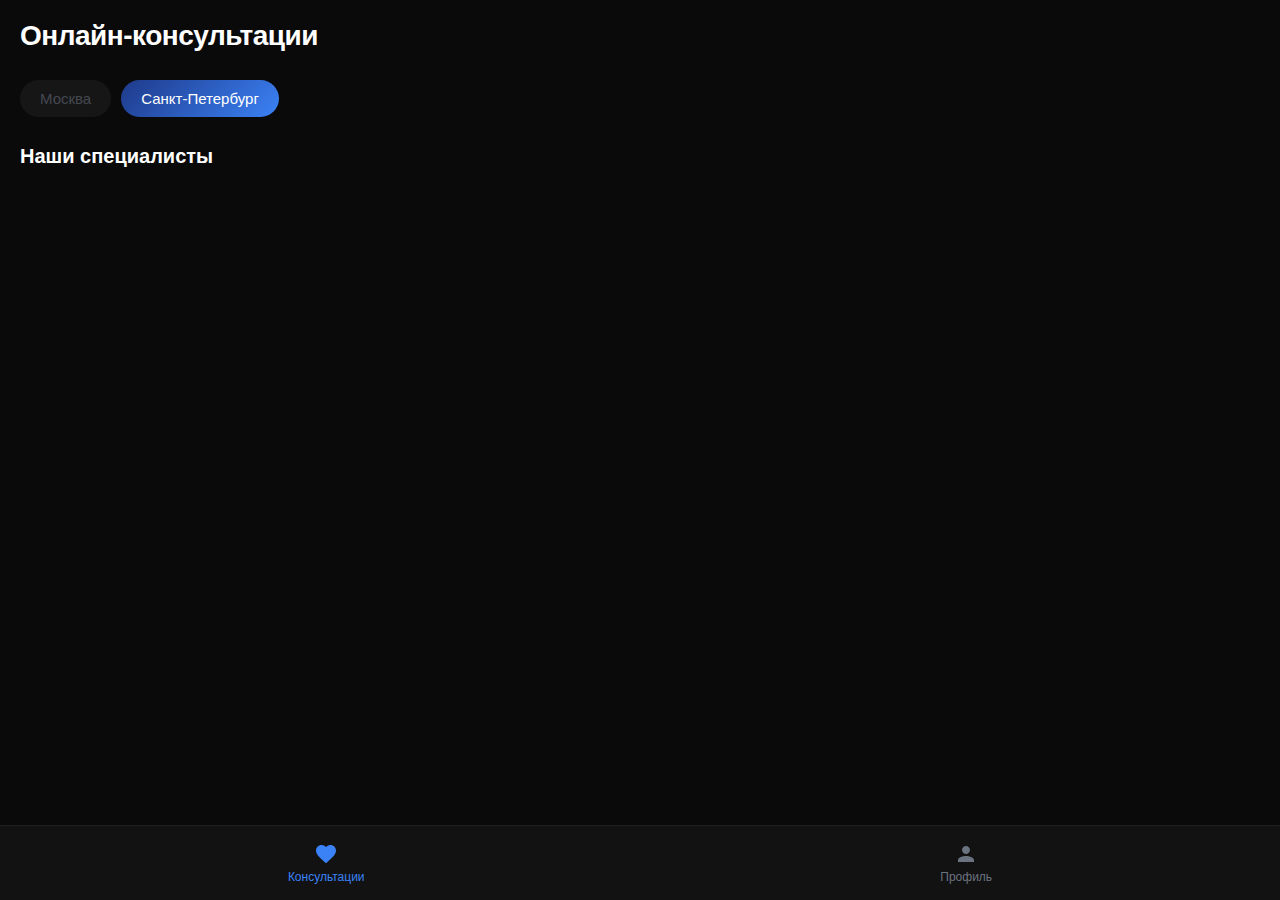
<file: frontend/index.html>
<!DOCTYPE html>
<html lang="ru">
<head>
    <meta charset="UTF-8">
    <meta name="viewport" content="width=device-width, initial-scale=1.0, user-scalable=no">
    <title>Онлайн-консультации</title>
    <link rel="stylesheet" href="css/style.css">
    <script src="https://telegram.org/js/telegram-web-app.js"></script>
</head>
<body>
    <div class="app-container">
        <!-- Header -->
        <header class="header">
            <h1 class="title">Онлайн-консультации</h1>
        </header>

        <!-- Filters -->
        <div class="filters">
            <button class="chip chip-inactive" disabled>Москва</button>
            <button class="chip chip-active">Санкт-Петербург</button>
        </div>

        <!-- Doctors Section -->
        <section class="doctors-section">
            <h2 class="section-title">Наши специалисты</h2>

            <div class="doctors-list" id="doctorsList">
                <!-- Doctor card will be inserted here by JS -->
            </div>
        </section>
    </div>

    <!-- Tab Bar -->
    <nav class="tab-bar">
        <button class="tab-item tab-active">
            <svg class="tab-icon" width="24" height="24" viewBox="0 0 24 24" fill="currentColor">
                <path d="M12 21.35l-1.45-1.32C5.4 15.36 2 12.28 2 8.5 2 5.42 4.42 3 7.5 3c1.74 0 3.41.81 4.5 2.09C13.09 3.81 14.76 3 16.5 3 19.58 3 22 5.42 22 8.5c0 3.78-3.4 6.86-8.55 11.54L12 21.35z"/>
            </svg>
            <span class="tab-label">Консультации</span>
        </button>
        <button class="tab-item" onclick="window.location.href='profile.html'">
            <svg class="tab-icon" width="24" height="24" viewBox="0 0 24 24" fill="currentColor">
                <path d="M12 12c2.21 0 4-1.79 4-4s-1.79-4-4-4-4 1.79-4 4 1.79 4 4 4zm0 2c-2.67 0-8 1.34-8 4v2h16v-2c0-2.66-5.33-4-8-4z"/>
            </svg>
            <span class="tab-label">Профиль</span>
        </button>
    </nav>

    <script src="js/data.js"></script>
    <script src="js/app.js"></script>
</body>
</html>
</file>
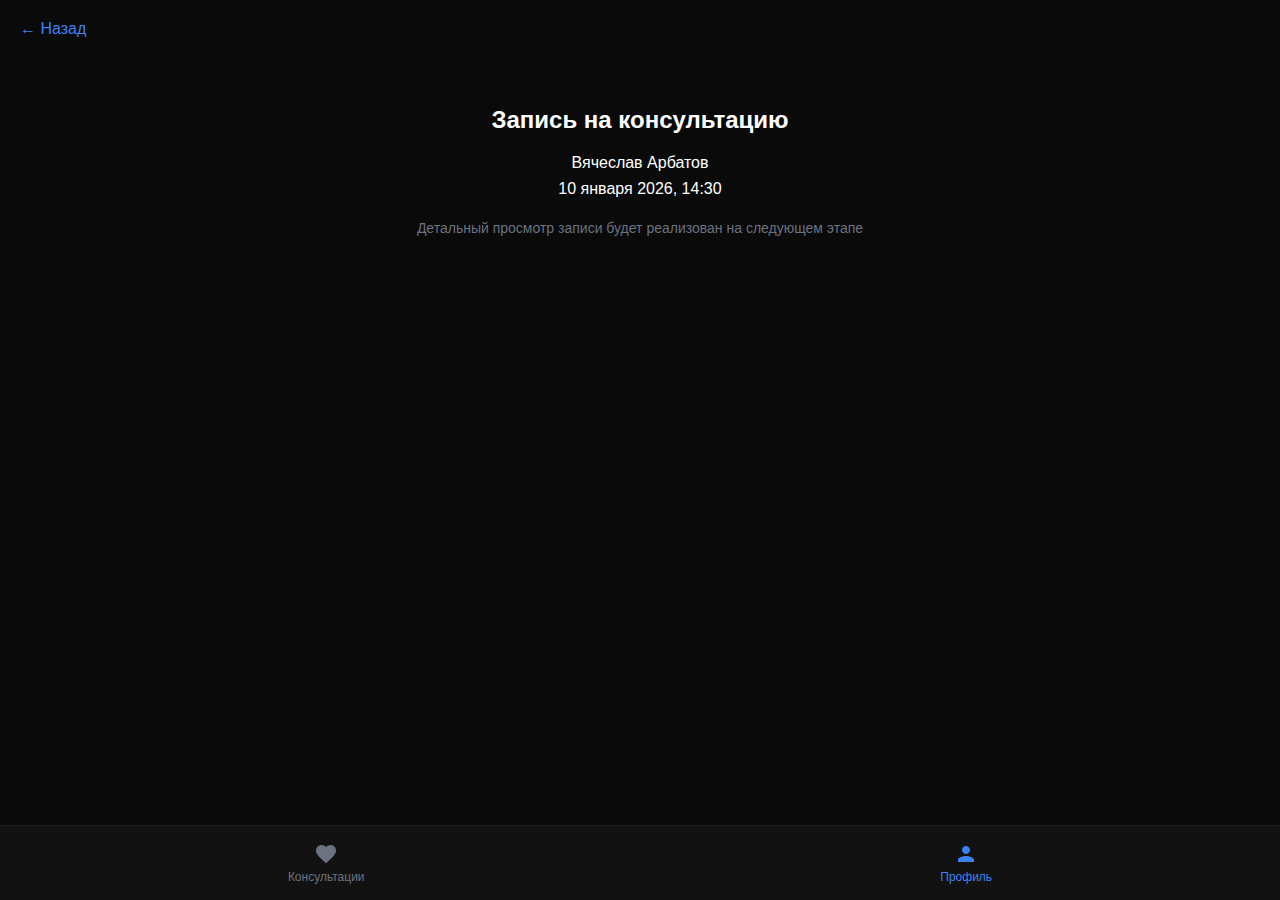
<file: frontend/appointment.html>
<!DOCTYPE html>
<html lang="ru">
<head>
    <meta charset="UTF-8">
    <meta name="viewport" content="width=device-width, initial-scale=1.0, user-scalable=no">
    <title>Запись</title>
    <link rel="stylesheet" href="css/style.css">
    <script src="https://telegram.org/js/telegram-web-app.js"></script>
</head>
<body>
    <div class="app-container">
        <header class="header">
            <button onclick="window.history.back()" class="back-button">
                ← Назад
            </button>
        </header>

        <div class="placeholder-content">
            <h2 class="placeholder-title">Запись на консультацию</h2>
            <p class="placeholder-text">Вячеслав Арбатов</p>
            <p class="placeholder-text">10 января 2026, 14:30</p>
            <p class="placeholder-description">Детальный просмотр записи будет реализован на следующем этапе</p>
        </div>
    </div>

    <nav class="tab-bar">
        <button class="tab-item" onclick="window.location.href='index.html'">
            <svg class="tab-icon" width="24" height="24" viewBox="0 0 24 24" fill="currentColor">
                <path d="M12 21.35l-1.45-1.32C5.4 15.36 2 12.28 2 8.5 2 5.42 4.42 3 7.5 3c1.74 0 3.41.81 4.5 2.09C13.09 3.81 14.76 3 16.5 3 19.58 3 22 5.42 22 8.5c0 3.78-3.4 6.86-8.55 11.54L12 21.35z"/>
            </svg>
            <span class="tab-label">Консультации</span>
        </button>
        <button class="tab-item tab-active" onclick="window.location.href='profile.html'">
            <svg class="tab-icon" width="24" height="24" viewBox="0 0 24 24" fill="currentColor">
                <path d="M12 12c2.21 0 4-1.79 4-4s-1.79-4-4-4-4 1.79-4 4 1.79 4 4 4zm0 2c-2.67 0-8 1.34-8 4v2h16v-2c0-2.66-5.33-4-8-4z"/>
            </svg>
            <span class="tab-label">Профиль</span>
        </button>
    </nav>
</body>
</html>
</file>
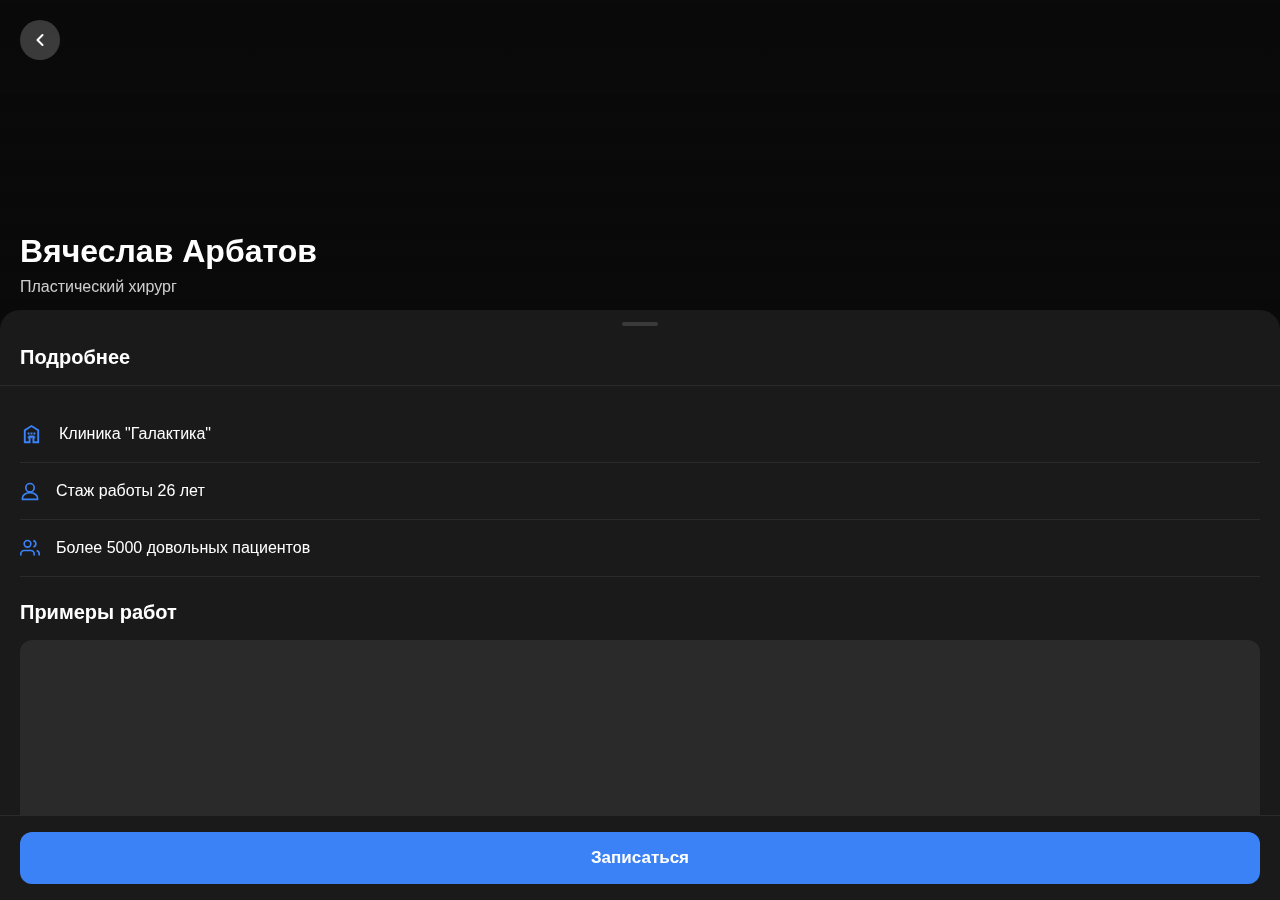
<file: frontend/doctor.html>
<!DOCTYPE html>
<html lang="ru">
<head>
    <meta charset="UTF-8">
    <meta name="viewport" content="width=device-width, initial-scale=1.0, user-scalable=no">
    <title>Врач</title>
    <link rel="stylesheet" href="css/style.css">
    <script src="https://telegram.org/js/telegram-web-app.js"></script>
</head>
<body>
    <div class="app-container doctor-page-enter">
        <!-- Doctor Hero Section with Background Photo -->
        <div class="doctor-hero">
            <div class="doctor-hero-background" id="doctorBackground"></div>
            <div class="doctor-hero-overlay"></div>

            <!-- Back Button -->
            <button onclick="goBack()" class="doctor-back-button">
                <svg width="20" height="20" viewBox="0 0 24 24" fill="none" stroke="currentColor" stroke-width="2.5" stroke-linecap="round" stroke-linejoin="round">
                    <path d="M15 18l-6-6 6-6"/>
                </svg>
            </button>

            <!-- Doctor Name -->
            <h1 class="doctor-hero-title" id="doctorName">Вячеслав Арбатов</h1>
            <p class="doctor-hero-specialty" id="doctorSpecialty">Пластический хирург</p>
        </div>

        <!-- Topics Section -->
        <section class="doctor-topics">
            <h2 class="doctor-section-title">О чём поговорить с врачом</h2>

            <div class="topics-scroll">
                <div class="topic-card">
                    <div class="topic-icon">
                        <img src="img/icons/rhinoplasty.png" alt="Ринопластика" style="width: 64px; height: 64px; object-fit: contain;">
                    </div>
                    <div class="topic-name">Ринопластика</div>
                </div>

                <div class="topic-card">
                    <div class="topic-icon">
                        <img src="img/icons/mammoplasty.png" alt="Маммопластика" style="width: 64px; height: 64px; object-fit: contain;">
                    </div>
                    <div class="topic-name">Маммопластика</div>
                </div>

                <div class="topic-card">
                    <div class="topic-icon">
                        <img src="img/icons/face-neck.png" alt="Пластика лица и шеи" style="width: 64px; height: 64px; object-fit: contain;">
                    </div>
                    <div class="topic-name">Пластика лица и шеи</div>
                </div>

                <div class="topic-card">
                    <div class="topic-icon">
                        <img src="img/icons/liposculpture.png" alt="Липоскульптура" style="width: 64px; height: 64px; object-fit: contain;">
                    </div>
                    <div class="topic-name">Липоскульптура</div>
                </div>
            </div>
        </section>

        <!-- Book Button -->
        <div class="doctor-book-section">
            <button class="doctor-book-button">Записаться</button>
        </div>

        <!-- Bottom Sheet -->
        <div class="bottom-sheet-overlay" id="sheetOverlay"></div>
        <div class="bottom-sheet" id="bottomSheet">
            <div class="bottom-sheet-handle"></div>
            <div class="bottom-sheet-header">
                <h3 class="bottom-sheet-title">Подробнее</h3>
            </div>
            <div class="bottom-sheet-content">
                <div class="doctor-detail-item">
                    <svg class="doctor-detail-icon" width="23" height="23" viewBox="0 0 24 24" fill="currentColor">
                        <path d="M12 2L4 7v14h7v-6h2v6h7V7l-8-5zm6 17h-3v-6H9v6H6V8l6-3.75L18 8v11z"/>
                        <path d="M8 10h2v2H8zm3 0h2v2h-2zm3 0h2v2h-2zM8 14h2v2H8zm3 0h2v2h-2zm3 0h2v2h-2z"/>
                    </svg>
                    <span class="doctor-detail-text">Клиника "Галактика"</span>
                </div>
                <div class="doctor-detail-item">
                    <svg class="doctor-detail-icon" width="20" height="20" viewBox="0 0 24 24" fill="none" stroke="currentColor" stroke-width="2">
                        <circle cx="12" cy="8" r="5"/>
                        <path d="M12 14c-5 0-9 3-9 6v2h18v-2c0-3-4-6-9-6z"/>
                    </svg>
                    <span class="doctor-detail-text">Стаж работы 26 лет</span>
                </div>
                <div class="doctor-detail-item">
                    <svg class="doctor-detail-icon" width="20" height="20" viewBox="0 0 24 24" fill="none" stroke="currentColor" stroke-width="2">
                        <path d="M17 21v-2a4 4 0 0 0-4-4H5a4 4 0 0 0-4 4v2"/>
                        <circle cx="9" cy="7" r="4"/>
                        <path d="M23 21v-2a4 4 0 0 0-3-3.87"/>
                        <path d="M16 3.13a4 4 0 0 1 0 7.75"/>
                    </svg>
                    <span class="doctor-detail-text">Более 5000 довольных пациентов</span>
                </div>

                <!-- Примеры работ -->
                <div class="work-examples-section">
                    <h4 class="work-examples-title">Примеры работ</h4>
                    <div class="work-examples-grid">
                        <div class="work-example-card"></div>
                        <div class="work-example-card"></div>
                        <div class="work-example-card"></div>
                        <div class="work-example-card"></div>
                    </div>
                </div>
            </div>
            <div class="bottom-sheet-footer">
                <button class="doctor-book-button">Записаться</button>
            </div>
        </div>
    </div>

    <script src="js/data.js"></script>
    <script src="js/doctor.js"></script>
</body>
</html>
</file>
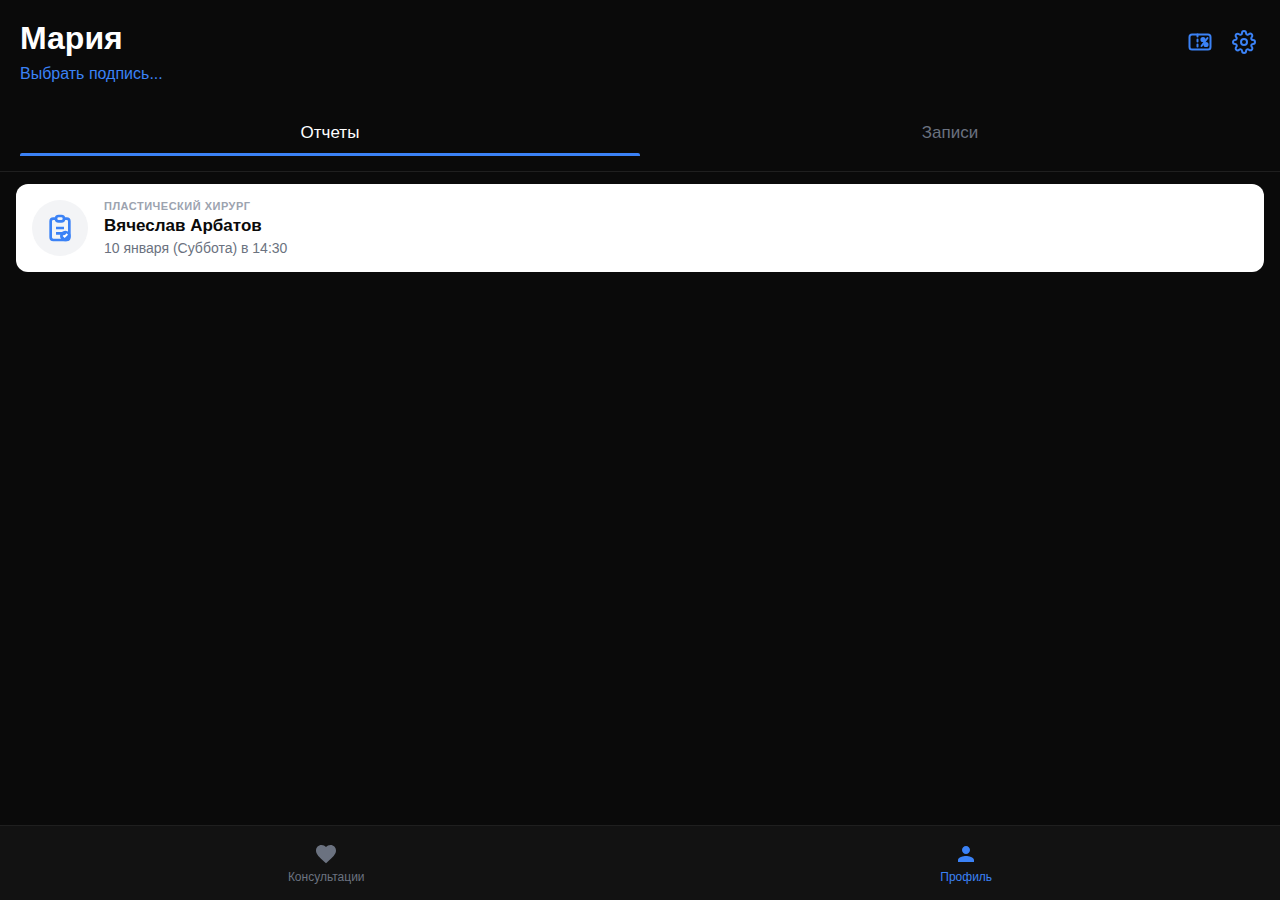
<file: frontend/profile.html>
<!DOCTYPE html>
<html lang="ru">
<head>
    <meta charset="UTF-8">
    <meta name="viewport" content="width=device-width, initial-scale=1.0, user-scalable=no">
    <title>Профиль</title>
    <link rel="stylesheet" href="css/style.css">
    <script src="https://telegram.org/js/telegram-web-app.js"></script>
</head>
<body>
    <div class="app-container">
        <!-- Profile Header -->
        <header class="profile-header">
            <div class="profile-header-content">
                <div>
                    <h1 class="profile-name">Мария</h1>
                    <a href="#" class="profile-link">Выбрать подпись...</a>
                </div>
                <div class="profile-icons">
                    <button class="profile-icon-button">
                        <svg width="24" height="24" viewBox="0 0 24 24" fill="none" stroke="currentColor" stroke-width="2" stroke-linecap="round" stroke-linejoin="round">
                            <rect x="1.5" y="4.5" width="21" height="15" rx="2.5"/>
                            <path d="M9.5 4.5v15" stroke-dasharray="2 3" stroke-width="2"/>
                            <circle cx="15" cy="9.5" r="1.6" fill="currentColor"/>
                            <circle cx="18" cy="14.5" r="1.6" fill="currentColor"/>
                            <line x1="13.5" y1="16" x2="19.5" y2="8" stroke-width="2"/>
                        </svg>
                    </button>
                    <button class="profile-icon-button">
                        <svg width="24" height="24" viewBox="0 0 24 24" fill="none" stroke="currentColor" stroke-width="2" stroke-linecap="round" stroke-linejoin="round">
                            <circle cx="12" cy="12" r="3"/>
                            <path d="M19.4 15a1.65 1.65 0 0 0 .33 1.82l.06.06a2 2 0 0 1 0 2.83 2 2 0 0 1-2.83 0l-.06-.06a1.65 1.65 0 0 0-1.82-.33 1.65 1.65 0 0 0-1 1.51V21a2 2 0 0 1-2 2 2 2 0 0 1-2-2v-.09A1.65 1.65 0 0 0 9 19.4a1.65 1.65 0 0 0-1.82.33l-.06.06a2 2 0 0 1-2.83 0 2 2 0 0 1 0-2.83l.06-.06a1.65 1.65 0 0 0 .33-1.82 1.65 1.65 0 0 0-1.51-1H3a2 2 0 0 1-2-2 2 2 0 0 1 2-2h.09A1.65 1.65 0 0 0 4.6 9a1.65 1.65 0 0 0-.33-1.82l-.06-.06a2 2 0 0 1 0-2.83 2 2 0 0 1 2.83 0l.06.06a1.65 1.65 0 0 0 1.82.33H9a1.65 1.65 0 0 0 1-1.51V3a2 2 0 0 1 2-2 2 2 0 0 1 2 2v.09a1.65 1.65 0 0 0 1 1.51 1.65 1.65 0 0 0 1.82-.33l.06-.06a2 2 0 0 1 2.83 0 2 2 0 0 1 0 2.83l-.06.06a1.65 1.65 0 0 0-.33 1.82V9a1.65 1.65 0 0 0 1.51 1H21a2 2 0 0 1 2 2 2 2 0 0 1-2 2h-.09a1.65 1.65 0 0 0-1.51 1z"/>
                        </svg>
                    </button>
                </div>
            </div>
        </header>

        <!-- Profile Tabs -->
        <div class="profile-tabs">
            <button class="profile-tab profile-tab-active" data-tab="reports">Отчеты</button>
            <button class="profile-tab" data-tab="appointments">Записи</button>
        </div>

        <!-- Reports Section -->
        <section class="profile-content" id="reportsContent">
            <div class="appointment-card" onclick="window.location.href='report.html?id=1'">
                <div class="report-icon">
                    <svg width="32" height="32" viewBox="0 0 24 24" fill="none" stroke="currentColor" stroke-width="2">
                        <path d="M9 5H7a2 2 0 00-2 2v12a2 2 0 002 2h10a2 2 0 002-2V7a2 2 0 00-2-2h-2M9 5a2 2 0 002 2h2a2 2 0 002-2M9 5a2 2 0 012-2h2a2 2 0 012 2"/>
                        <path d="M9 12h6m-6 4h6"/>
                        <circle cx="16" cy="18" r="3" fill="currentColor"/>
                        <path d="M14.5 17.5l1 1 2-2" stroke="white" stroke-width="1.5"/>
                    </svg>
                </div>
                <div class="appointment-info">
                    <div class="appointment-specialty">ПЛАСТИЧЕСКИЙ ХИРУРГ</div>
                    <div class="appointment-doctor">Вячеслав Арбатов</div>
                    <div class="appointment-date">10 января (Суббота) в 14:30</div>
                </div>
            </div>
        </section>

        <!-- Appointments Section -->
        <section class="profile-content" id="appointmentsContent" style="display: none;">
            <div class="appointment-card" onclick="window.location.href='appointment.html?id=1'">
                <img src="img/doctors/arbatov.jpg" alt="Вячеслав Арбатов" class="appointment-photo"
                     onerror="this.src='data:image/svg+xml,%3Csvg xmlns=%22http://www.w3.org/2000/svg%22 width=%22100%22 height=%22100%22%3E%3Crect fill=%22%232A2A2A%22 width=%22100%22 height=%22100%22/%3E%3Ctext fill=%22%236B7280%22 font-family=%22Arial%22 font-size=%2240%22 x=%2250%25%22 y=%2250%25%22 text-anchor=%22middle%22 dy=%22.3em%22%3EВ%3C/text%3E%3C/svg%3E'">
                <div class="appointment-info-alt">
                    <div class="appointment-doctor-name">Вячеслав Арбатов</div>
                    <div class="appointment-main-date">10 января (Суббота) в 14:30</div>
                    <div class="appointment-status appointment-status-completed">Состоялась</div>
                </div>
            </div>
        </section>
    </div>

    <!-- Tab Bar -->
    <nav class="tab-bar">
        <button class="tab-item" onclick="window.location.href='index.html'">
            <svg class="tab-icon" width="24" height="24" viewBox="0 0 24 24" fill="currentColor">
                <path d="M12 21.35l-1.45-1.32C5.4 15.36 2 12.28 2 8.5 2 5.42 4.42 3 7.5 3c1.74 0 3.41.81 4.5 2.09C13.09 3.81 14.76 3 16.5 3 19.58 3 22 5.42 22 8.5c0 3.78-3.4 6.86-8.55 11.54L12 21.35z"/>
            </svg>
            <span class="tab-label">Консультации</span>
        </button>
        <button class="tab-item tab-active">
            <svg class="tab-icon" width="24" height="24" viewBox="0 0 24 24" fill="currentColor">
                <path d="M12 12c2.21 0 4-1.79 4-4s-1.79-4-4-4-4 1.79-4 4 1.79 4 4 4zm0 2c-2.67 0-8 1.34-8 4v2h16v-2c0-2.66-5.33-4-8-4z"/>
            </svg>
            <span class="tab-label">Профиль</span>
        </button>
    </nav>

    <script src="js/profile.js"></script>
</body>
</html>
</file>
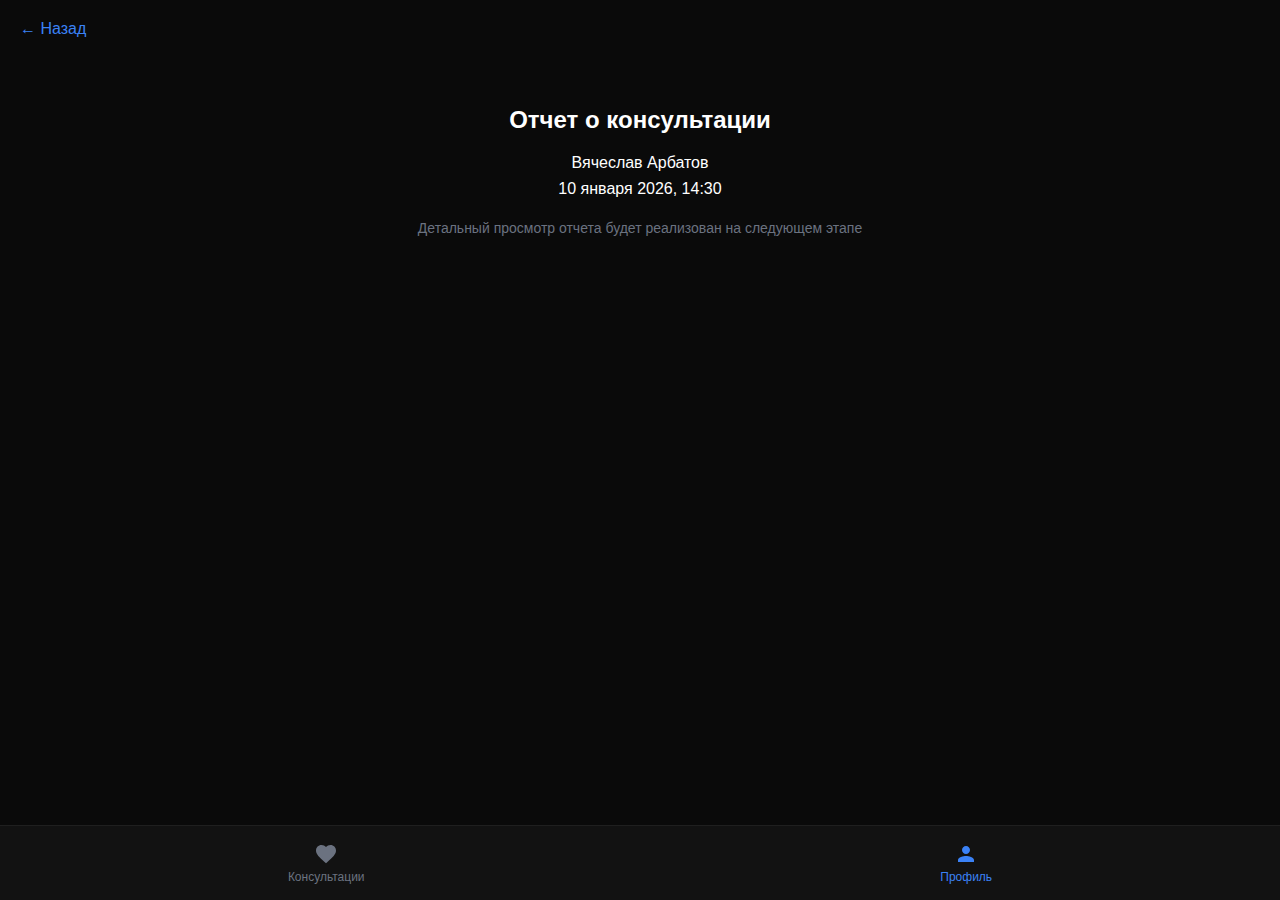
<file: frontend/report.html>
<!DOCTYPE html>
<html lang="ru">
<head>
    <meta charset="UTF-8">
    <meta name="viewport" content="width=device-width, initial-scale=1.0, user-scalable=no">
    <title>Отчет</title>
    <link rel="stylesheet" href="css/style.css">
    <script src="https://telegram.org/js/telegram-web-app.js"></script>
</head>
<body>
    <div class="app-container">
        <header class="header">
            <button onclick="window.history.back()" class="back-button">
                ← Назад
            </button>
        </header>

        <div class="placeholder-content">
            <h2 class="placeholder-title">Отчет о консультации</h2>
            <p class="placeholder-text">Вячеслав Арбатов</p>
            <p class="placeholder-text">10 января 2026, 14:30</p>
            <p class="placeholder-description">Детальный просмотр отчета будет реализован на следующем этапе</p>
        </div>
    </div>

    <nav class="tab-bar">
        <button class="tab-item" onclick="window.location.href='index.html'">
            <svg class="tab-icon" width="24" height="24" viewBox="0 0 24 24" fill="currentColor">
                <path d="M12 21.35l-1.45-1.32C5.4 15.36 2 12.28 2 8.5 2 5.42 4.42 3 7.5 3c1.74 0 3.41.81 4.5 2.09C13.09 3.81 14.76 3 16.5 3 19.58 3 22 5.42 22 8.5c0 3.78-3.4 6.86-8.55 11.54L12 21.35z"/>
            </svg>
            <span class="tab-label">Консультации</span>
        </button>
        <button class="tab-item tab-active" onclick="window.location.href='profile.html'">
            <svg class="tab-icon" width="24" height="24" viewBox="0 0 24 24" fill="currentColor">
                <path d="M12 12c2.21 0 4-1.79 4-4s-1.79-4-4-4-4 1.79-4 4 1.79 4 4 4zm0 2c-2.67 0-8 1.34-8 4v2h16v-2c0-2.66-5.33-4-8-4z"/>
            </svg>
            <span class="tab-label">Профиль</span>
        </button>
    </nav>
</body>
</html>
</file>
<file: frontend/css/style.css>
/* Reset and base styles */
* {
    margin: 0;
    padding: 0;
    box-sizing: border-box;
}

body {
    font-family: -apple-system, BlinkMacSystemFont, 'Segoe UI', Roboto, 'Helvetica Neue', Arial, sans-serif;
    background-color: #0A0A0A;
    color: #FFFFFF;
    overflow-x: hidden;
    -webkit-font-smoothing: antialiased;
}

.app-container {
    min-height: 100vh;
    padding-bottom: 80px; /* Space for tab bar */
}

/* Header */
.header {
    padding: 20px 20px 28px;
}

.title {
    font-size: 28px;
    font-weight: 700;
    letter-spacing: -0.5px;
}

/* Filters */
.filters {
    display: flex;
    gap: 10px;
    padding: 0 20px 28px;
}

.chip {
    padding: 10px 20px;
    border-radius: 20px;
    border: none;
    font-size: 15px;
    font-weight: 500;
    cursor: pointer;
    transition: all 0.3s ease;
}

.chip-active {
    background: linear-gradient(135deg, #1e3a8a 0%, #3b82f6 100%);
    color: #FFFFFF;
}

.chip-inactive {
    background: #1F1F1F;
    color: #6B7280;
    cursor: not-allowed;
    opacity: 0.6;
}

/* Doctors Section */
.doctors-section {
    padding: 0 20px;
}

.section-title {
    font-size: 20px;
    font-weight: 600;
    margin-bottom: 20px;
    color: #FFFFFF;
}

.doctors-list {
    display: flex;
    flex-direction: column;
    gap: 12px;
}

/* Doctor Card */
.doctor-card {
    display: flex;
    align-items: center;
    background: #1A1A1A;
    border-radius: 16px;
    padding: 16px;
    cursor: pointer;
    transition: all 0.3s ease;
    text-decoration: none;
    color: inherit;
}

.doctor-card:hover {
    background: #222222;
    transform: translateY(-2px);
}

.doctor-card:active {
    transform: translateY(0);
}

.doctor-avatar {
    width: 60px;
    height: 60px;
    border-radius: 50%;
    object-fit: cover;
    margin-right: 16px;
    border: 2px solid #2A2A2A;
}

.doctor-info {
    flex: 1;
}

.doctor-name {
    font-size: 17px;
    font-weight: 600;
    margin-bottom: 4px;
    color: #FFFFFF;
}

.doctor-specialty {
    font-size: 14px;
    color: #9CA3AF;
}

.doctor-arrow {
    width: 20px;
    height: 20px;
    color: #3b82f6;
    flex-shrink: 0;
}

/* Tab Bar */
.tab-bar {
    position: fixed;
    bottom: 0;
    left: 0;
    right: 0;
    background: #121212;
    border-top: 1px solid #1F1F1F;
    display: flex;
    justify-content: space-around;
    padding: 8px 0 max(8px, env(safe-area-inset-bottom));
    z-index: 100;
}

.tab-item {
    display: flex;
    flex-direction: column;
    align-items: center;
    gap: 4px;
    background: none;
    border: none;
    color: #6B7280;
    cursor: pointer;
    padding: 8px 16px;
    transition: color 0.3s ease;
}

.tab-item:active {
    opacity: 0.7;
}

.tab-active {
    color: #3b82f6;
}

.tab-icon {
    width: 24px;
    height: 24px;
}

.tab-label {
    font-size: 12px;
    font-weight: 500;
}

/* Responsive adjustments */
@media (max-width: 375px) {
    .title {
        font-size: 24px;
    }

    .doctor-avatar {
        width: 50px;
        height: 50px;
    }
}

/* Safe area for iPhone notch */
@supports (padding: max(0px)) {
    .header {
        padding-top: max(20px, env(safe-area-inset-top));
    }
}

/* Profile Page Styles */
.profile-header {
    padding: 20px 20px 12px;
}

.profile-header-content {
    display: flex;
    justify-content: space-between;
    align-items: flex-start;
}

.profile-name {
    font-size: 32px;
    font-weight: 700;
    margin-bottom: 8px;
    color: #FFFFFF;
}

.profile-link {
    font-size: 16px;
    color: #3b82f6;
    text-decoration: none;
}

.profile-link:active {
    opacity: 0.7;
}

.profile-icons {
    display: flex;
    gap: 12px;
    margin-top: 6px;
}

.profile-icon-button {
    background: none;
    border: none;
    color: #3b82f6;
    cursor: pointer;
    padding: 4px;
    display: flex;
    align-items: center;
    justify-content: center;
}

.profile-icon-button:active {
    opacity: 0.7;
}

/* Profile Tabs */
.profile-tabs {
    display: flex;
    gap: 0;
    padding: 16px 20px;
    border-bottom: 1px solid #1F1F1F;
}

.profile-tab {
    flex: 1;
    background: none;
    border: none;
    font-size: 17px;
    font-weight: 500;
    color: #6B7280;
    padding: 12px 0;
    cursor: pointer;
    position: relative;
    transition: color 0.3s ease;
}

.profile-tab-active {
    color: #FFFFFF;
}

.profile-tab-active::after {
    content: '';
    position: absolute;
    bottom: -1px;
    left: 0;
    right: 0;
    height: 3px;
    background: #3b82f6;
    border-radius: 2px 2px 0 0;
}

/* Profile Content */
.profile-content {
    padding: 12px 0;
}

/* Appointment Card */
.appointment-card {
    display: flex;
    align-items: center;
    background: #FFFFFF;
    border-radius: 12px;
    padding: 16px;
    margin: 0 16px 12px;
    cursor: pointer;
    transition: all 0.2s ease;
}

.appointment-card:active {
    transform: scale(0.98);
    opacity: 0.9;
}

.appointment-avatar {
    width: 56px;
    height: 56px;
    border-radius: 50%;
    object-fit: cover;
    margin-right: 16px;
    flex-shrink: 0;
}

.appointment-info {
    flex: 1;
}

.appointment-specialty {
    font-size: 11px;
    font-weight: 600;
    color: #9CA3AF;
    letter-spacing: 0.5px;
    margin-bottom: 4px;
}

.appointment-doctor {
    font-size: 17px;
    font-weight: 600;
    color: #0A0A0A;
    margin-bottom: 4px;
}

.appointment-date {
    font-size: 14px;
    color: #6B7280;
}

/* Report Icon */
.report-icon {
    width: 56px;
    height: 56px;
    border-radius: 50%;
    background: #F3F4F6;
    display: flex;
    align-items: center;
    justify-content: center;
    margin-right: 16px;
    flex-shrink: 0;
    color: #3b82f6;
}

/* Appointment Photo (square) */
.appointment-photo {
    width: 56px;
    height: 56px;
    border-radius: 8px;
    object-fit: cover;
    object-position: center 20%;
    margin-right: 16px;
    flex-shrink: 0;
}

/* Alternative Appointment Info */
.appointment-info-alt {
    flex: 1;
    display: flex;
    flex-direction: column;
    justify-content: center;
}

.appointment-doctor-name {
    font-size: 13px;
    font-weight: 500;
    color: #6B7280;
    margin-bottom: 4px;
}

.appointment-main-date {
    font-size: 17px;
    font-weight: 600;
    color: #0A0A0A;
    margin-bottom: 4px;
}

.appointment-status {
    font-size: 13px;
    font-weight: 500;
}

.appointment-status-completed {
    color: #047857;
}

/* Back Button */
.back-button {
    background: none;
    border: none;
    color: #3b82f6;
    font-size: 16px;
    cursor: pointer;
    padding: 0;
    font-weight: 500;
}

.back-button:active {
    opacity: 0.7;
}

/* Placeholder Content */
.placeholder-content {
    padding: 40px 20px;
    text-align: center;
}

.placeholder-title {
    font-size: 24px;
    font-weight: 700;
    color: #FFFFFF;
    margin-bottom: 20px;
}

.placeholder-text {
    font-size: 16px;
    color: #FFFFFF;
    margin-bottom: 8px;
}

.placeholder-description {
    font-size: 14px;
    color: #6B7280;
    margin-top: 20px;
    line-height: 1.5;
}

/* Doctor Page Styles */
.doctor-page-enter {
    animation: slideInFromRight 0.2s ease-out;
    will-change: transform;
    height: 100vh;
    overflow: hidden;
    padding-bottom: 0;
}

@keyframes slideInFromRight {
    from {
        transform: translateX(100%);
    }
    to {
        transform: translateX(0);
    }
}

.doctor-page-exit {
    animation: slideOutToRight 0.2s ease-out forwards;
    will-change: transform;
}

@keyframes slideOutToRight {
    from {
        transform: translateX(0);
    }
    to {
        transform: translateX(100%);
    }
}

.doctor-hero {
    position: relative;
    height: 320px;
    overflow: hidden;
}

.doctor-hero-background {
    position: absolute;
    top: 0;
    left: 0;
    right: 0;
    bottom: 0;
    background-size: cover;
    background-position: center 20%;
    background-repeat: no-repeat;
}

.doctor-hero-overlay {
    position: absolute;
    top: 0;
    left: 0;
    right: 0;
    bottom: 0;
    background: linear-gradient(
        to bottom,
        rgba(10, 10, 10, 0.2) 0%,
        rgba(10, 10, 10, 0.3) 30%,
        rgba(10, 10, 10, 0.5) 50%,
        rgba(10, 10, 10, 0.7) 70%,
        rgba(10, 10, 10, 0.85) 85%,
        rgba(10, 10, 10, 0.95) 100%
    );
}

.doctor-back-button {
    position: absolute;
    top: 20px;
    left: 20px;
    width: 40px;
    height: 40px;
    border-radius: 50%;
    background: rgba(255, 255, 255, 0.2);
    backdrop-filter: blur(10px);
    border: none;
    color: #FFFFFF;
    cursor: pointer;
    display: flex;
    align-items: center;
    justify-content: center;
    z-index: 10;
    transition: all 0.2s ease;
}

.doctor-back-button:active {
    background: rgba(255, 255, 255, 0.3);
    transform: scale(0.95);
}

.doctor-hero-title {
    position: absolute;
    bottom: 50px;
    left: 20px;
    right: 20px;
    font-size: 32px;
    font-weight: 700;
    color: #FFFFFF;
    margin: 0;
    z-index: 10;
}

.doctor-hero-specialty {
    position: absolute;
    bottom: 24px;
    left: 20px;
    right: 20px;
    font-size: 16px;
    font-weight: 400;
    color: rgba(255, 255, 255, 0.8);
    margin: 0;
    z-index: 10;
}

.doctor-topics {
    padding: 24px 0 24px 20px;
}

.doctor-section-title {
    font-size: 20px;
    font-weight: 600;
    color: #FFFFFF;
    margin-bottom: 20px;
    padding-right: 20px;
}

.topics-scroll {
    display: flex;
    gap: 12px;
    overflow-x: auto;
    overflow-y: hidden;
    padding-right: 20px;
    padding-bottom: 4px;
    -webkit-overflow-scrolling: touch;
    scrollbar-width: none;
}

.topics-scroll::-webkit-scrollbar {
    display: none;
}

.topic-card {
    background: #1A1A1A;
    border-radius: 16px;
    padding: 20px 16px;
    display: flex;
    flex-direction: column;
    align-items: center;
    text-align: center;
    cursor: pointer;
    transition: all 0.2s ease;
    min-width: 140px;
    flex-shrink: 0;
}

.topic-card:active {
    transform: scale(0.98);
    background: #222222;
}

.topic-icon {
    width: 64px;
    height: 64px;
    display: flex;
    align-items: center;
    justify-content: center;
    margin-bottom: 12px;
    color: #FFFFFF;
}

.topic-name {
    font-size: 14px;
    font-weight: 500;
    color: #FFFFFF;
    line-height: 1.3;
}

.doctor-book-section {
    padding: 0 20px 24px;
}

.doctor-book-button {
    width: 100%;
    padding: 16px;
    background: #3b82f6;
    color: #FFFFFF;
    border: none;
    border-radius: 12px;
    font-size: 17px;
    font-weight: 600;
    cursor: pointer;
    transition: all 0.2s ease;
}

.doctor-book-button:active {
    transform: scale(0.98);
    opacity: 0.9;
}

/* Bottom Sheet */
.bottom-sheet-overlay {
    position: fixed;
    top: 0;
    left: 0;
    right: 0;
    bottom: 0;
    background: rgba(0, 0, 0, 0.5);
    z-index: 998;
    opacity: 0;
    visibility: hidden;
    transition: all 0.3s ease;
    pointer-events: none;
}

.bottom-sheet-overlay-visible {
    opacity: 1;
    visibility: visible;
    pointer-events: auto;
}

.bottom-sheet {
    position: fixed;
    bottom: 0;
    left: 0;
    right: 0;
    background: #1A1A1A;
    border-radius: 20px 20px 0 0;
    z-index: 999;
    transition: transform 0.3s ease;
    height: calc(100vh - 310px);
    overflow: hidden;
    display: flex;
    flex-direction: column;
}

.bottom-sheet-closed {
    transform: translateY(calc(100% - 270px));
}

.bottom-sheet-open {
    transform: translateY(0);
}

.bottom-sheet-handle {
    width: 36px;
    height: 4px;
    background: #3A3A3A;
    border-radius: 2px;
    margin: 12px auto 8px;
}

.bottom-sheet-header {
    padding: 12px 20px 16px;
    border-bottom: 1px solid #2A2A2A;
    cursor: pointer;
    flex-shrink: 0;
}

.bottom-sheet-title {
    font-size: 20px;
    font-weight: 600;
    color: #FFFFFF;
    margin: 0;
}

.bottom-sheet-content {
    padding: 20px;
    overflow-y: auto;
    flex: 1;
}

.doctor-detail-item {
    display: flex;
    align-items: center;
    gap: 16px;
    padding: 16px 0;
    border-bottom: 1px solid #2A2A2A;
}

.doctor-detail-item:last-child {
    border-bottom: none;
}

.doctor-detail-icon {
    flex-shrink: 0;
    color: #3b82f6;
}

.doctor-detail-text {
    font-size: 16px;
    color: #FFFFFF;
    line-height: 1.5;
}

.bottom-sheet-footer {
    padding: 16px 20px;
    padding-bottom: max(16px, env(safe-area-inset-bottom));
    border-top: 1px solid #2A2A2A;
    flex-shrink: 0;
    background: #1A1A1A;
}

/* Work Examples Section */
.work-examples-section {
    margin-top: 24px;
    padding-top: 0;
}

.work-examples-title {
    font-size: 20px;
    font-weight: 600;
    color: #FFFFFF;
    margin-bottom: 16px;
}

.work-examples-grid {
    display: flex;
    flex-direction: column;
    gap: 12px;
}

.work-example-card {
    width: 100%;
    height: 200px;
    background: #2A2A2A;
    border-radius: 12px;
    cursor: pointer;
    transition: all 0.2s ease;
}

.work-example-card:active {
    transform: scale(0.98);
    background: #333333;
}
</file>
